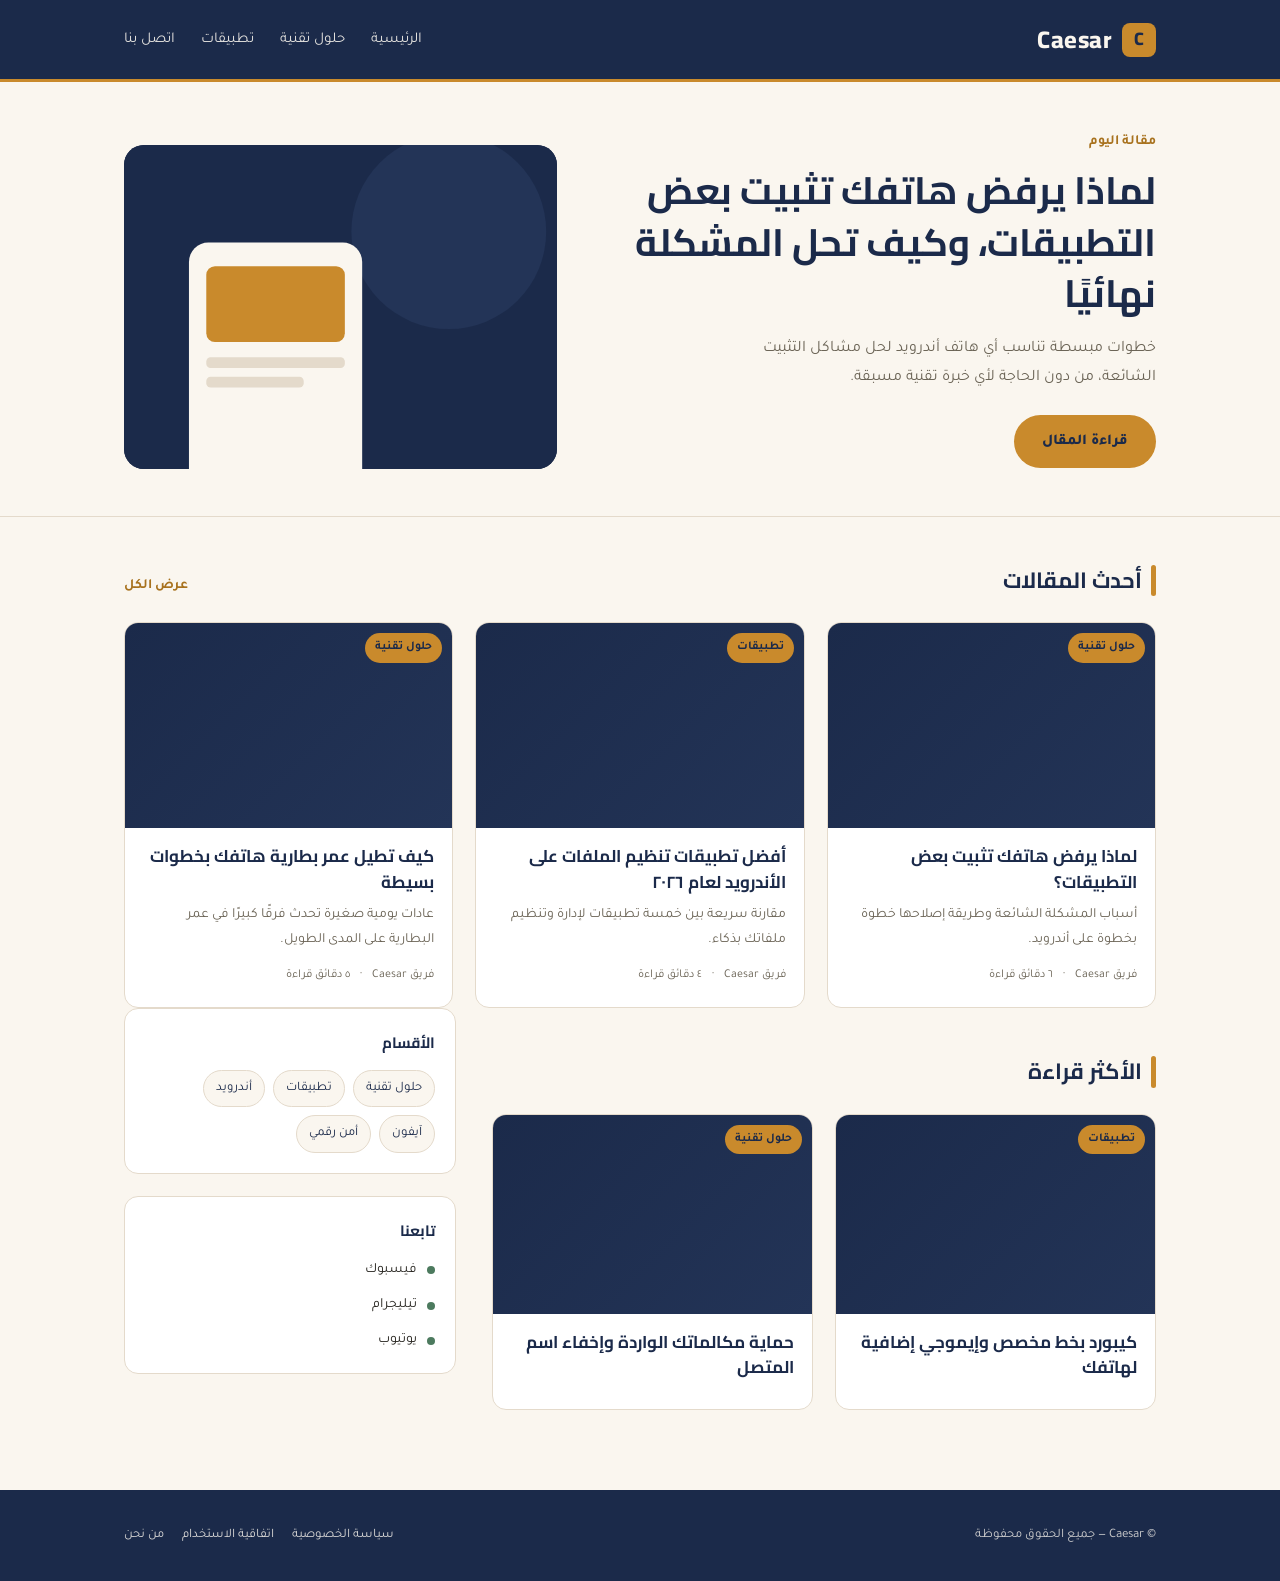
<file: index.html>
<!DOCTYPE html>
<html lang="ar" dir="rtl">
<head>
<meta charset="UTF-8">
<meta name="viewport" content="width=device-width, initial-scale=1.0">
<title>Caesar — تطبيقات وحلول تقنية</title>
<meta name="description" content="مدونة Caesar لأحدث التطبيقات والحلول التقنية وشروحات الهاتف">
<link rel="preconnect" href="https://fonts.googleapis.com">
<link href="https://fonts.googleapis.com/css2?family=Cairo:wght@700;800&family=Tajawal:wght@400;500;700&display=swap" rel="stylesheet">
<link rel="stylesheet" href="style.css">
</head>
<body>

<header class="site">
  <div class="wrap">
    <a href="index.html" class="brand">
      <span class="mark">C</span>
      Caesar
    </a>
    <nav class="main">
      <ul>
        <li><a href="#">الرئيسية</a></li>
        <li><a href="#">حلول تقنية</a></li>
        <li><a href="#">تطبيقات</a></li>
        <li><a href="#">اتصل بنا</a></li>
      </ul>
    </nav>
  </div>
</header>

<section class="hero">
  <div class="wrap hero-grid">
    <div>
      <div class="eyebrow">مقالة اليوم</div>
      <h1>لماذا يرفض هاتفك تثبيت بعض التطبيقات، وكيف تحل المشكلة نهائيًا</h1>
      <p>خطوات مبسطة تناسب أي هاتف أندرويد لحل مشاكل التثبيت الشائعة، من دون الحاجة لأي خبرة تقنية مسبقة.</p>
      <p style="margin-top:22px;"><a class="btn" href="article-1.html">قراءة المقال</a></p>
    </div>
    <div class="hero-art">
      <svg viewBox="0 0 400 300" xmlns="http://www.w3.org/2000/svg">
        <rect width="400" height="300" fill="#1B2A4A"/>
        <circle cx="300" cy="80" r="90" fill="#233457"/>
        <rect x="60" y="90" width="160" height="230" rx="18" fill="#FAF6EF"/>
        <rect x="76" y="112" width="128" height="70" rx="8" fill="#C98A2C"/>
        <rect x="76" y="196" width="128" height="10" rx="4" fill="#E4DACB"/>
        <rect x="76" y="214" width="90" height="10" rx="4" fill="#E4DACB"/>
      </svg>
    </div>
  </div>
</section>

<div class="wrap">
  <div class="section-head">
    <h2>أحدث المقالات</h2>
    <a href="#">عرض الكل</a>
  </div>

  <div class="grid">
    <a class="card" href="article-1.html">
      <div class="thumb"><span class="tag">حلول تقنية</span></div>
      <div class="body">
        <h3>لماذا يرفض هاتفك تثبيت بعض التطبيقات؟</h3>
        <p>أسباب المشكلة الشائعة وطريقة إصلاحها خطوة بخطوة على أندرويد.</p>
        <div class="meta"><span>فريق Caesar</span><span>·</span><span>٦ دقائق قراءة</span></div>
      </div>
    </a>

    <a class="card" href="#">
      <div class="thumb"><span class="tag">تطبيقات</span></div>
      <div class="body">
        <h3>أفضل تطبيقات تنظيم الملفات على الأندرويد لعام ٢٠٢٦</h3>
        <p>مقارنة سريعة بين خمسة تطبيقات لإدارة وتنظيم ملفاتك بذكاء.</p>
        <div class="meta"><span>فريق Caesar</span><span>·</span><span>٤ دقائق قراءة</span></div>
      </div>
    </a>

    <a class="card" href="#">
      <div class="thumb"><span class="tag">حلول تقنية</span></div>
      <div class="body">
        <h3>كيف تطيل عمر بطارية هاتفك بخطوات بسيطة</h3>
        <p>عادات يومية صغيرة تحدث فرقًا كبيرًا في عمر البطارية على المدى الطويل.</p>
        <div class="meta"><span>فريق Caesar</span><span>·</span><span>٥ دقائق قراءة</span></div>
      </div>
    </a>
  </div>
</div>

<div class="wrap layout">
  <div>
    <div class="section-head">
      <h2>الأكثر قراءة</h2>
    </div>
    <div class="grid" style="grid-template-columns:1fr 1fr;">
      <a class="card" href="#">
        <div class="thumb"><span class="tag">تطبيقات</span></div>
        <div class="body"><h3>كيبورد بخط مخصص وإيموجي إضافية لهاتفك</h3></div>
      </a>
      <a class="card" href="#">
        <div class="thumb"><span class="tag">حلول تقنية</span></div>
        <div class="body"><h3>حماية مكالماتك الواردة وإخفاء اسم المتصل</h3></div>
      </a>
    </div>
  </div>

  <aside class="sidebar">
    <div class="box">
      <h3>الأقسام</h3>
      <div class="pill-list">
        <span class="pill">حلول تقنية</span>
        <span class="pill">تطبيقات</span>
        <span class="pill">أندرويد</span>
        <span class="pill">آيفون</span>
        <span class="pill">أمن رقمي</span>
      </div>
    </div>
    <div class="box">
      <h3>تابعنا</h3>
      <ul class="social-list">
        <li><a href="#"><span class="dot"></span> فيسبوك</a></li>
        <li><a href="#"><span class="dot"></span> تيليجرام</a></li>
        <li><a href="#"><span class="dot"></span> يوتيوب</a></li>
      </ul>
    </div>
  </aside>
</div>

<footer class="site">
  <div class="wrap">
    <p>© Caesar — جميع الحقوق محفوظة</p>
    <div class="flinks">
      <a href="#">سياسة الخصوصية</a>
      <a href="#">اتفاقية الاستخدام</a>
      <a href="#">من نحن</a>
    </div>
  </div>
</footer>

</body>
</html>
</file>
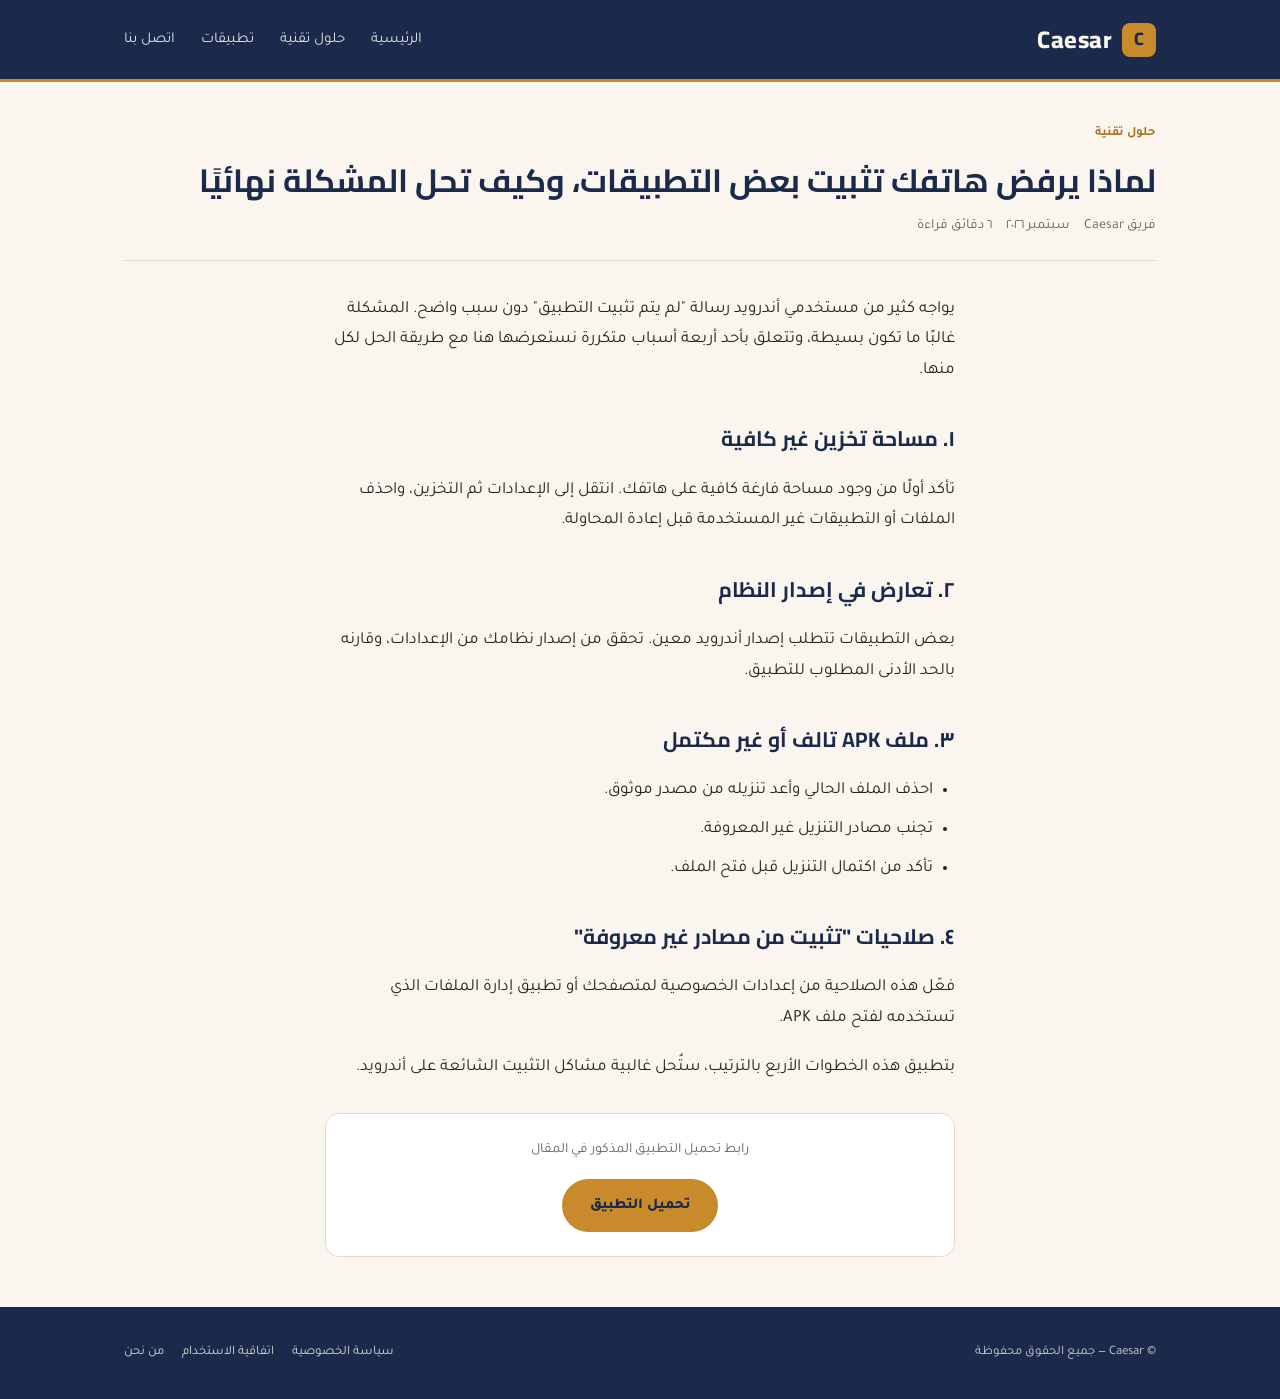
<file: article-1.html>
<!DOCTYPE html>
<html lang="ar" dir="rtl">
<head>
<meta charset="UTF-8">
<meta name="viewport" content="width=device-width, initial-scale=1.0">
<title>لماذا يرفض هاتفك تثبيت بعض التطبيقات؟ | Caesar</title>
<link rel="preconnect" href="https://fonts.googleapis.com">
<link href="https://fonts.googleapis.com/css2?family=Cairo:wght@700;800&family=Tajawal:wght@400;500;700&display=swap" rel="stylesheet">
<link rel="stylesheet" href="style.css">
</head>
<body>

<header class="site">
  <div class="wrap">
    <a href="index.html" class="brand">
      <span class="mark">C</span>
      Caesar
    </a>
    <nav class="main">
      <ul>
        <li><a href="index.html">الرئيسية</a></li>
        <li><a href="#">حلول تقنية</a></li>
        <li><a href="#">تطبيقات</a></li>
        <li><a href="#">اتصل بنا</a></li>
      </ul>
    </nav>
  </div>
</header>

<div class="wrap">
  <div class="article-head">
    <div class="cat">حلول تقنية</div>
    <h1>لماذا يرفض هاتفك تثبيت بعض التطبيقات، وكيف تحل المشكلة نهائيًا</h1>
    <div class="byline"><span>فريق Caesar</span><span>سبتمبر ٢٠٢٦</span><span>٦ دقائق قراءة</span></div>
  </div>

  <div class="article-body">
    <p>يواجه كثير من مستخدمي أندرويد رسالة "لم يتم تثبيت التطبيق" دون سبب واضح. المشكلة غالبًا ما تكون بسيطة، وتتعلق بأحد أربعة أسباب متكررة نستعرضها هنا مع طريقة الحل لكل منها.</p>

    <h2>١. مساحة تخزين غير كافية</h2>
    <p>تأكد أولًا من وجود مساحة فارغة كافية على هاتفك. انتقل إلى الإعدادات ثم التخزين، واحذف الملفات أو التطبيقات غير المستخدمة قبل إعادة المحاولة.</p>

    <h2>٢. تعارض في إصدار النظام</h2>
    <p>بعض التطبيقات تتطلب إصدار أندرويد معين. تحقق من إصدار نظامك من الإعدادات، وقارنه بالحد الأدنى المطلوب للتطبيق.</p>

    <h2>٣. ملف APK تالف أو غير مكتمل</h2>
    <ul>
      <li>احذف الملف الحالي وأعد تنزيله من مصدر موثوق.</li>
      <li>تجنب مصادر التنزيل غير المعروفة.</li>
      <li>تأكد من اكتمال التنزيل قبل فتح الملف.</li>
    </ul>

    <h2>٤. صلاحيات "تثبيت من مصادر غير معروفة"</h2>
    <p>فعّل هذه الصلاحية من إعدادات الخصوصية لمتصفحك أو تطبيق إدارة الملفات الذي تستخدمه لفتح ملف APK.</p>

    <p>بتطبيق هذه الخطوات الأربع بالترتيب، ستُحل غالبية مشاكل التثبيت الشائعة على أندرويد.</p>
  </div>

  <div class="dl-box">
    <p>رابط تحميل التطبيق المذكور في المقال</p>
    <a class="btn" href="gate.html">تحميل التطبيق</a>
  </div>
</div>

<footer class="site">
  <div class="wrap">
    <p>© Caesar — جميع الحقوق محفوظة</p>
    <div class="flinks">
      <a href="#">سياسة الخصوصية</a>
      <a href="#">اتفاقية الاستخدام</a>
      <a href="#">من نحن</a>
    </div>
  </div>
</footer>

</body>
</html>
</file>
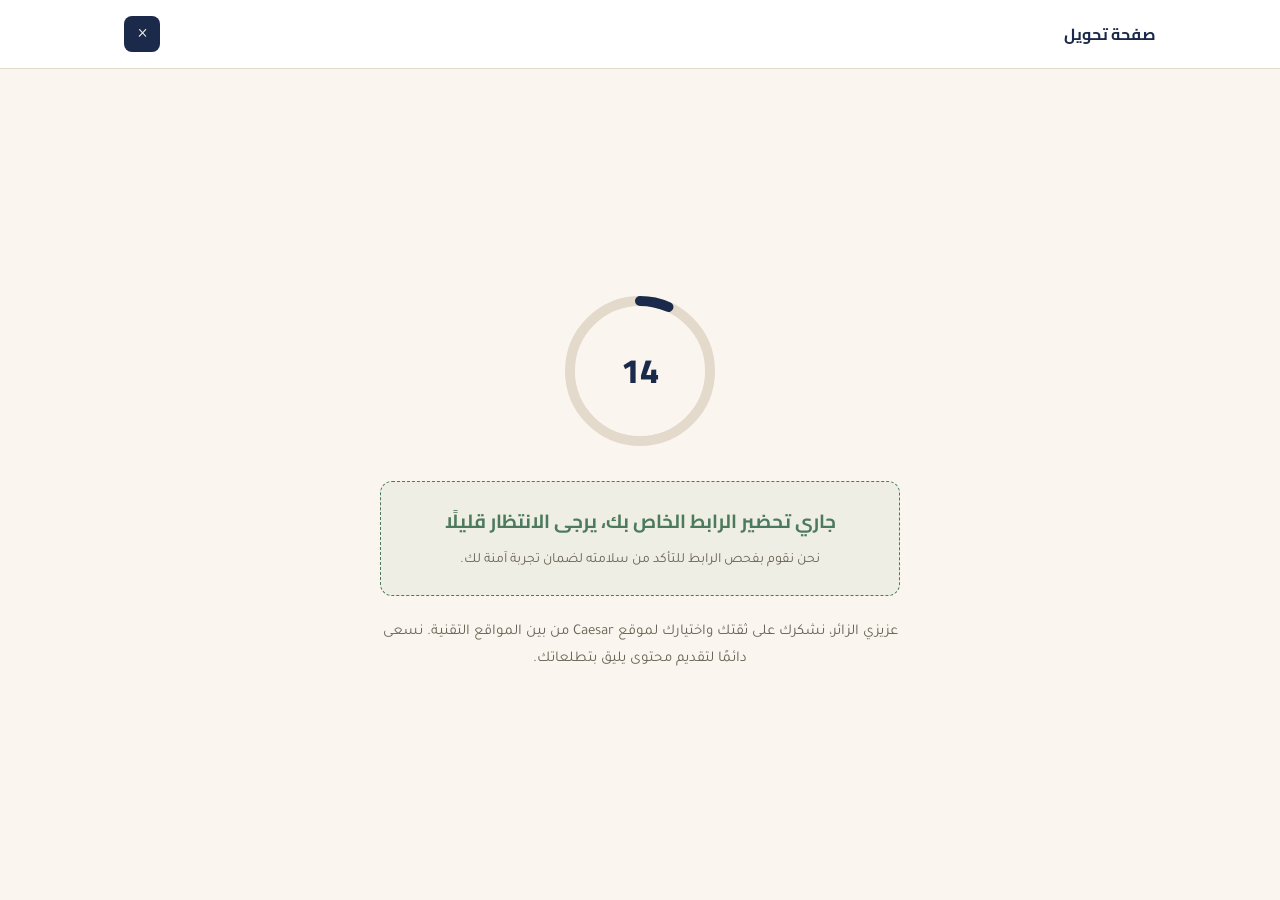
<file: gate.html>
<!DOCTYPE html>
<html lang="ar" dir="rtl">
<head>
<meta charset="UTF-8">
<meta name="viewport" content="width=device-width, initial-scale=1.0">
<title>صفحة تحويل | Caesar</title>
<link rel="preconnect" href="https://fonts.googleapis.com">
<link href="https://fonts.googleapis.com/css2?family=Cairo:wght@700;800&family=Tajawal:wght@400;500;700&display=swap" rel="stylesheet">
<link rel="stylesheet" href="style.css">
</head>
<body>

<div class="gate-wrap">
  <div class="gate-top">
    <div class="wrap">
      <h2>صفحة تحويل</h2>
      <a href="article-1.html" class="close" aria-label="إغلاق">×</a>
    </div>
  </div>

  <div class="gate-main">
    <div class="gate-card">

      <div class="gate-waiting" id="waiting">
        <div class="ring-wrap">
          <svg width="160" height="160" viewBox="0 0 160 160">
            <circle class="ring-bg" cx="80" cy="80" r="70" fill="none" stroke-width="10"/>
            <circle class="ring-fg" id="ring" cx="80" cy="80" r="70" fill="none" stroke-width="10"
                    stroke-dasharray="440" stroke-dashoffset="0"/>
          </svg>
          <div class="ring-num" id="count">15</div>
        </div>

        <div class="gate-note">
          <h3>جاري تحضير الرابط الخاص بك، يرجى الانتظار قليلًا</h3>
          <p>نحن نقوم بفحص الرابط للتأكد من سلامته لضمان تجربة آمنة لك.</p>
        </div>

        <p class="gate-status">عزيزي الزائر، نشكرك على ثقتك واختيارك لموقع Caesar من بين المواقع التقنية. نسعى دائمًا لتقديم محتوى يليق بتطلعاتك.</p>
      </div>

      <div class="gate-result" id="result">
        <div class="gate-note" style="border-color:var(--gold-dark); background:rgba(201,138,44,.08);">
          <h3 style="color:var(--gold-dark);">الرابط جاهز الآن</h3>
          <p>اضغط على الزر أدناه للانتقال إلى صفحة التحميل المباشر.</p>
        </div>
        <a class="btn" href="#" id="finalLink">الانتقال إلى رابط التحميل</a>
      </div>

    </div>
  </div>
</div>

<script>
  const TOTAL = 15;
  const circumference = 2 * Math.PI * 70; // ≈ 440
  const ring = document.getElementById('ring');
  const countEl = document.getElementById('count');
  const waitingEl = document.getElementById('waiting');
  const resultEl = document.getElementById('result');

  ring.setAttribute('stroke-dasharray', circumference);
  let remaining = TOTAL;

  function tick(){
    countEl.textContent = remaining;
    const progress = (TOTAL - remaining) / TOTAL;
    ring.setAttribute('stroke-dashoffset', circumference * (1 - progress));

    if(remaining <= 0){
      clearInterval(timer);
      waitingEl.classList.add('hide');
      resultEl.classList.add('show');
      // Replace '#' with the real destination URL for this download.
      document.getElementById('finalLink').setAttribute('href', '#');
      return;
    }
    remaining -= 1;
  }

  tick();
  const timer = setInterval(tick, 1000);
</script>

</body>
</html>
</file>
<file: style.css>
/* ===== Caesar — Tech Blog =====
   Palette
   --ink:      #1B2A4A  deep indigo (headers, primary)
   --sand:     #FAF6EF  warm paper background
   --gold:     #C98A2C  burnished gold accent
   --moss:     #4C7A5E  quiet green (safety / confirmation)
   --char:     #26241F  body text
   --line:     #E4DACB  hairline rule on sand
*/

:root{
  --ink:#1B2A4A;
  --ink-2:#233457;
  --sand:#FAF6EF;
  --paper:#FFFFFF;
  --gold:#C98A2C;
  --gold-dark:#A8721E;
  --moss:#4C7A5E;
  --char:#26241F;
  --sub:#6B6456;
  --line:#E4DACB;
  --radius:14px;
}

*{box-sizing:border-box;}
html{scroll-behavior:smooth;}

body{
  margin:0;
  background:var(--sand);
  color:var(--char);
  font-family:'Tajawal', 'Google Sans Arabic', sans-serif;
  direction:rtl;
  line-height:1.8;
}

h1,h2,h3,.brand{
  font-family:'Cairo', 'Google Sans Arabic', sans-serif;
}

a{color:inherit;text-decoration:none;}

img{max-width:100%;display:block;}

.wrap{
  max-width:1080px;
  margin:0 auto;
  padding:0 24px;
}

/* ---------- Header ---------- */
header.site{
  background:var(--ink);
  color:var(--sand);
  border-bottom:3px solid var(--gold);
}
header.site .wrap{
  display:flex;
  align-items:center;
  justify-content:space-between;
  padding-top:18px;
  padding-bottom:18px;
  gap:20px;
  flex-wrap:wrap;
}
.brand{
  display:flex;
  align-items:center;
  gap:10px;
  font-size:24px;
  font-weight:800;
  letter-spacing:.5px;
}
.brand .mark{
  width:34px;height:34px;border-radius:8px;
  background:var(--gold);
  color:var(--ink);
  display:flex;align-items:center;justify-content:center;
  font-family:'Cairo',sans-serif;
  font-weight:800;
  font-size:18px;
}
nav.main ul{
  list-style:none;
  display:flex;
  gap:26px;
  margin:0;padding:0;
  font-size:15px;
}
nav.main a{opacity:.9;}
nav.main a:hover{opacity:1;color:var(--gold);}

/* ---------- Hero / Featured ---------- */
.hero{
  padding:48px 0 32px;
  border-bottom:1px solid var(--line);
}
.hero-grid{
  display:grid;
  grid-template-columns:1.3fr 1fr;
  gap:36px;
  align-items:center;
}
.hero .eyebrow{
  color:var(--gold-dark);
  font-weight:700;
  font-size:14px;
  margin-bottom:10px;
}
.hero h1{
  font-size:38px;
  line-height:1.35;
  margin:0 0 16px;
  color:var(--ink);
}
.hero p{color:var(--sub);font-size:16px;max-width:46ch;}
.hero-art{
  background:var(--ink);
  border-radius:20px;
  aspect-ratio:4/3;
  position:relative;
  overflow:hidden;
}
.hero-art svg{position:absolute;inset:0;}

/* ---------- Section labels ---------- */
.section-head{
  display:flex;
  align-items:baseline;
  justify-content:space-between;
  margin:44px 0 22px;
}
.section-head h2{
  font-size:22px;
  color:var(--ink);
  margin:0;
  position:relative;
  padding-inline-start:14px;
}
.section-head h2::before{
  content:"";
  position:absolute;
  right:0;top:4px;bottom:4px;
  width:5px;
  background:var(--gold);
  border-radius:3px;
}
.section-head a{font-size:14px;color:var(--gold-dark);font-weight:700;}

/* ---------- Post cards ---------- */
.grid{
  display:grid;
  grid-template-columns:repeat(3,1fr);
  gap:22px;
}
.card{
  background:var(--paper);
  border:1px solid var(--line);
  border-radius:var(--radius);
  overflow:hidden;
  transition:transform .18s ease, box-shadow .18s ease;
}
.card:hover{
  transform:translateY(-3px);
  box-shadow:0 10px 24px rgba(27,42,74,.08);
}
.card .thumb{
  aspect-ratio:16/10;
  background:linear-gradient(135deg,var(--ink),var(--ink-2));
  position:relative;
}
.card .tag{
  position:absolute;
  top:10px; right:10px;
  background:var(--gold);
  color:var(--ink);
  font-size:12px;
  font-weight:700;
  padding:4px 10px;
  border-radius:100px;
}
.card .body{padding:16px 18px 20px;}
.card h3{
  font-size:17px;
  margin:0 0 8px;
  color:var(--ink);
  line-height:1.5;
}
.card p{
  font-size:14px;
  color:var(--sub);
  margin:0;
}
.card .meta{
  margin-top:12px;
  font-size:12px;
  color:var(--sub);
  display:flex;
  gap:10px;
}

/* ---------- Two column layout with sidebar ---------- */
.layout{
  display:grid;
  grid-template-columns:2fr 1fr;
  gap:36px;
  padding-bottom:60px;
}
.sidebar .box{
  background:var(--paper);
  border:1px solid var(--line);
  border-radius:var(--radius);
  padding:20px;
  margin-bottom:22px;
}
.sidebar h3{
  font-size:15px;
  color:var(--ink);
  margin:0 0 14px;
}
.pill-list{display:flex;flex-wrap:wrap;gap:8px;}
.pill{
  font-size:13px;
  background:var(--sand);
  border:1px solid var(--line);
  padding:6px 12px;
  border-radius:100px;
  color:var(--ink);
}
.social-list{list-style:none;margin:0;padding:0;display:flex;flex-direction:column;gap:10px;}
.social-list a{
  display:flex;align-items:center;gap:10px;
  font-size:14px;color:var(--char);
}
.social-list .dot{width:8px;height:8px;border-radius:50%;background:var(--moss);}

/* ---------- Footer ---------- */
footer.site{
  background:var(--ink);
  color:var(--sand);
  padding:34px 0;
  margin-top:20px;
}
footer.site .wrap{
  display:flex;justify-content:space-between;align-items:center;flex-wrap:wrap;gap:14px;
}
footer.site p{margin:0;font-size:13px;opacity:.8;}
footer.site .flinks{display:flex;gap:18px;font-size:13px;opacity:.85;}

/* ---------- Article page ---------- */
.article-head{
  padding:40px 0 20px;
  border-bottom:1px solid var(--line);
}
.article-head .cat{
  color:var(--gold-dark);
  font-weight:700;
  font-size:13px;
}
.article-head h1{
  font-size:32px;
  color:var(--ink);
  margin:12px 0;
  line-height:1.4;
}
.article-head .byline{
  color:var(--sub);
  font-size:14px;
  display:flex;
  gap:14px;
}
.article-body{
  max-width:70ch;
  margin:34px auto 0;
  font-size:17px;
}
.article-body h2{
  color:var(--ink);
  font-size:21px;
  margin-top:34px;
}
.article-body p{margin:0 0 18px;color:var(--char);}
.article-body ul{padding-inline-start:22px;color:var(--char);}
.article-body ul li{margin-bottom:8px;}

.dl-box{
  margin:30px auto 50px;
  max-width:70ch;
  background:var(--paper);
  border:1px solid var(--line);
  border-radius:var(--radius);
  padding:24px;
  text-align:center;
}
.dl-box p{color:var(--sub);font-size:14px;margin:0 0 16px;}
.btn{
  display:inline-flex;
  align-items:center;
  gap:8px;
  background:var(--gold);
  color:var(--ink);
  font-weight:800;
  font-size:15px;
  padding:13px 28px;
  border-radius:100px;
  border:none;
  cursor:pointer;
}
.btn:hover{background:var(--gold-dark);color:var(--sand);}

/* ---------- Gate / waiting page ---------- */
.gate-wrap{
  min-height:100vh;
  display:flex;
  flex-direction:column;
  background:var(--sand);
}
.gate-top{
  background:var(--paper);
  border-bottom:1px solid var(--line);
  padding:16px 0;
}
.gate-top .wrap{display:flex;align-items:center;justify-content:space-between;}
.gate-top .close{
  width:36px;height:36px;
  border-radius:8px;
  background:var(--ink);
  color:var(--sand);
  display:flex;align-items:center;justify-content:center;
  font-size:18px;
}
.gate-top h2{font-size:16px;color:var(--ink);margin:0;}

.gate-main{
  flex:1;
  display:flex;
  align-items:center;
  justify-content:center;
  padding:40px 20px;
}
.gate-card{
  max-width:520px;
  width:100%;
  text-align:center;
}
.ring-wrap{
  position:relative;
  width:160px;height:160px;
  margin:0 auto 30px;
}
.ring-wrap svg{transform:rotate(-90deg);}
.ring-bg{stroke:var(--line);}
.ring-fg{
  stroke:var(--ink);
  stroke-linecap:round;
  transition:stroke-dashoffset .3s linear;
}
.ring-num{
  position:absolute;
  inset:0;
  display:flex;align-items:center;justify-content:center;
  font-family:'Cairo',sans-serif;
  font-size:34px;
  font-weight:800;
  color:var(--ink);
}
.gate-status{
  font-size:15px;
  color:var(--sub);
  margin-bottom:6px;
}
.gate-note{
  border:1.5px dashed var(--moss);
  border-radius:12px;
  padding:22px;
  margin-bottom:22px;
  background:rgba(76,122,94,.06);
}
.gate-note h3{
  color:var(--moss);
  font-size:19px;
  margin:0 0 10px;
}
.gate-note p{color:var(--sub);font-size:14px;margin:0;}

.gate-result{display:none;}
.gate-result.show{display:block;}
.gate-waiting.hide{display:none;}
</file>
